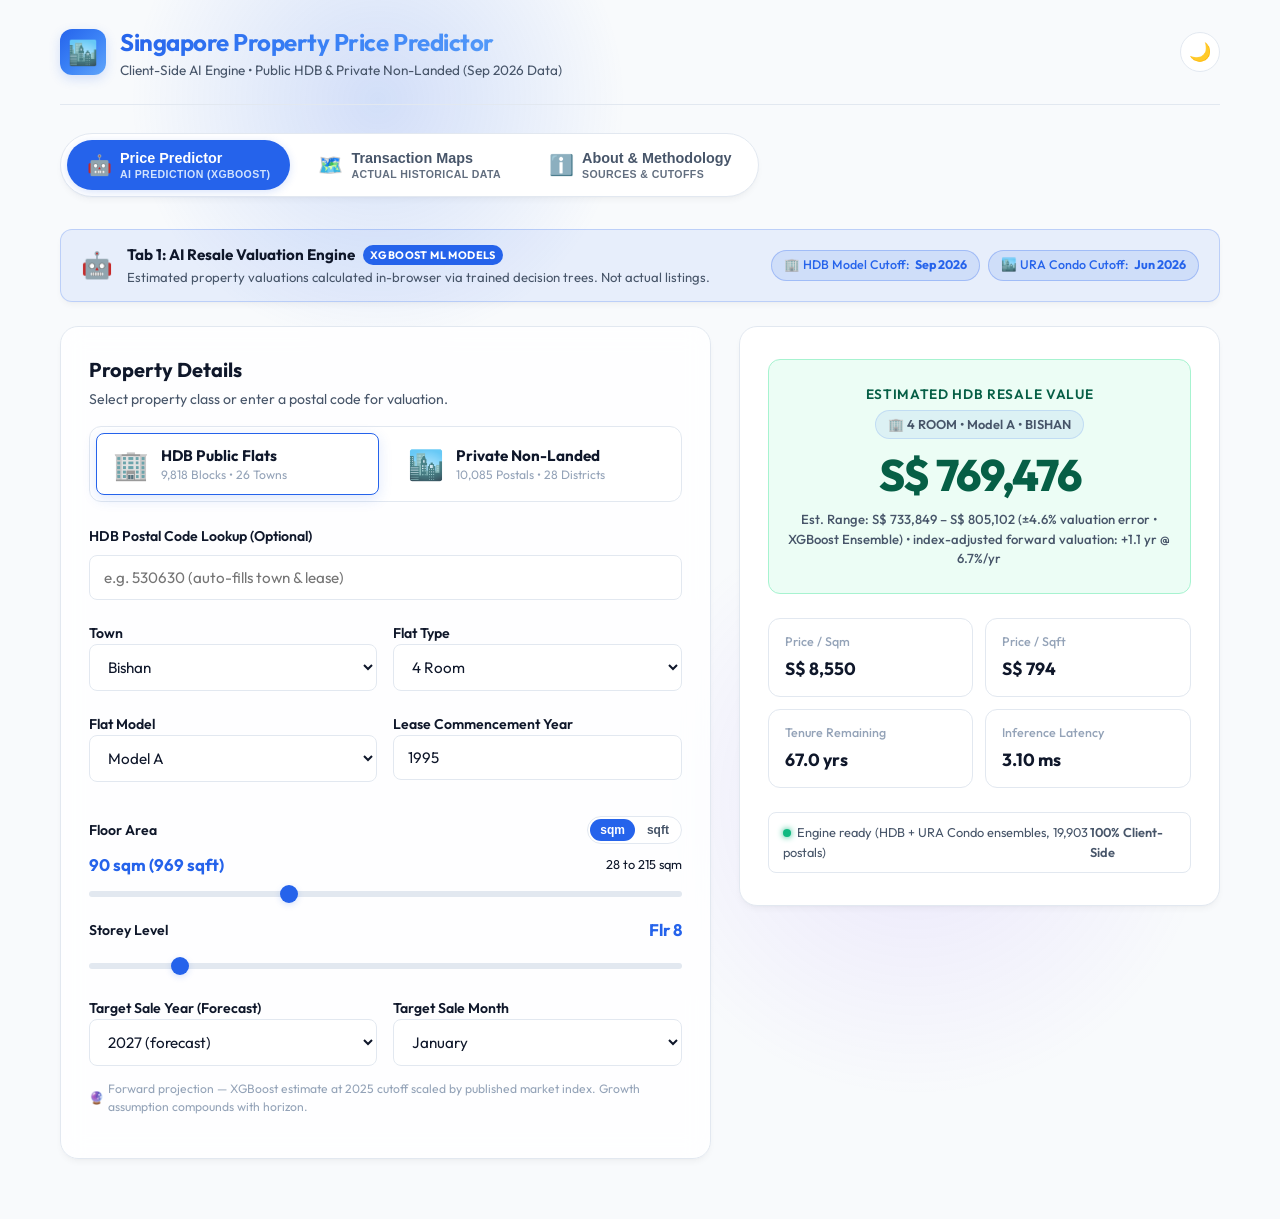
<file: index.html>
<!DOCTYPE html>
<html lang="en" data-theme="light">
<head>
  <meta charset="UTF-8">
  <meta name="viewport" content="width=device-width, initial-scale=1.0">
  <title>Singapore Property Price Predictor | In-Browser AI Engine</title>
  <meta name="description" content="Instant in-browser machine learning predictor for Singapore HDB resale flats and private non-landed homes (condominiums, apartments and executive condominiums). Powered by client-side XGBoost. Zero server cold starts, 100% free and offline-capable.">
  <link rel="preconnect" href="https://fonts.googleapis.com">
  <link rel="preconnect" href="https://fonts.gstatic.com" crossorigin>
  <link href="https://fonts.googleapis.com/css2?family=Outfit:wght@400;500;600;700;800&display=swap" rel="stylesheet">
  <link rel="stylesheet" href="styles.css">
  <link rel="icon" href="data:image/svg+xml,<svg xmlns=%22http://www.w3.org/2000/svg%22 viewBox=%220 0 100 100%22><text y=%22.9em%22 font-size=%2290%22>🏙️</text></svg>">
</head>
<body>
  <div class="ambient-glow-1"></div>
  <div class="ambient-glow-2"></div>

  <div class="app-container">
    <!-- Header -->
    <header class="app-header">
      <div class="brand-container">
        <div class="brand-icon">🏙️</div>
        <div>
          <h1 class="brand-title">Singapore Property Price Predictor</h1>
          <p class="brand-tagline">Client-Side AI Engine • Public HDB & Private Non-Landed (Sep 2026 Data)</p>
        </div>
      </div>
      <div class="header-actions">
        <button id="themeToggleBtn" class="theme-toggle-btn" title="Toggle Theme" aria-label="Toggle Dark/Light Mode">🌙</button>
      </div>
    </header>

    <!-- Segmented Navigation Tabs -->
    <nav class="tabs-nav" role="tablist">
      <button class="tab-btn active" data-tab="tab-predictor" role="tab" aria-selected="true">
        <span style="font-size: 1.25rem;">🤖</span>
        <div class="tab-btn-content">
          <span class="tab-btn-title">Price Predictor</span>
          <span class="tab-btn-tag">AI Prediction (XGBoost)</span>
        </div>
      </button>
      <button class="tab-btn" data-tab="tab-map" role="tab" aria-selected="false">
        <span style="font-size: 1.25rem;">🗺️</span>
        <div class="tab-btn-content">
          <span class="tab-btn-title">Transaction Maps</span>
          <span class="tab-btn-tag">Actual Historical Data</span>
        </div>
      </button>
      <button class="tab-btn" data-tab="tab-about" role="tab" aria-selected="false">
        <span style="font-size: 1.25rem;">ℹ️</span>
        <div class="tab-btn-content">
          <span class="tab-btn-title">About & Methodology</span>
          <span class="tab-btn-tag">Sources & Cutoffs</span>
        </div>
      </button>
    </nav>

    <!-- Tab 1: Price Predictor (AI Model Prediction) -->
    <main id="tab-predictor" class="tab-content active" role="tabpanel">
      <!-- Tab 1 Context Banner: AI Predicted Data -->
      <div class="data-mode-banner banner-predicted">
        <div class="banner-left">
          <span class="banner-icon">🤖</span>
          <div>
            <div class="banner-title">
              <span>Tab 1: AI Resale Valuation Engine</span>
              <span class="pill-predicted-tag">XGBoost ML Models</span>
            </div>
            <div class="banner-sub">
              Estimated property valuations calculated in-browser via trained decision trees. Not actual listings.
            </div>
          </div>
        </div>
        <div class="cutoff-badge-group">
          <div class="cutoff-pill cutoff-pill-blue">
            <span>🏢 HDB Model Cutoff:</span>
            <strong>Sep 2026</strong>
          </div>
          <div class="cutoff-pill cutoff-pill-blue">
            <span>🏙️ URA Condo Cutoff:</span>
            <strong>Jun 2026</strong>
          </div>
        </div>
      </div>

      <div class="predictor-grid">
        <!-- Input Form Card -->
        <section class="card" aria-label="Property Valuation Parameters">
          <div style="display: flex; justify-content: space-between; align-items: flex-start; margin-bottom: 16px;">
            <div>
              <h2 class="card-title" style="margin-bottom: 4px;">Property Details</h2>
              <p class="card-subtitle" style="margin-bottom: 0;">Select property class or enter a postal code for valuation.</p>
            </div>
          </div>

          <!-- Housing Category Switcher -->
          <div class="prop-class-container">
            <div class="property-class-toggle" role="group" aria-label="Select Housing Category">
              <button type="button" class="prop-class-btn active" id="btnClassPublic" data-class="public">
                <span class="prop-class-icon">🏢</span>
                <span class="prop-class-info">
                  <span class="prop-class-title">HDB Public Flats</span>
                  <span class="prop-class-sub">9,818 Blocks • 26 Towns</span>
                </span>
              </button>
              <button type="button" class="prop-class-btn" id="btnClassPrivate" data-class="private">
                <span class="prop-class-icon">🏙️</span>
                <span class="prop-class-info">
                  <span class="prop-class-title">Private Non-Landed</span>
                  <span class="prop-class-sub">10,085 Postals • 28 Districts</span>
                </span>
              </button>
            </div>
          </div>

          <!-- Public HDB Form Section -->
          <div id="section-public" class="property-form-section">
            <!-- Postal Code Quick Lookup -->
            <div class="form-group">
              <div class="form-label-row">
                <label for="postalInput" class="form-label">HDB Postal Code Lookup (Optional)</label>
                <span id="postalBadge" class="form-badge" style="display: none;">✓ Found</span>
              </div>
              <input type="text" id="postalInput" class="form-input" placeholder="e.g. 530630 (auto-fills town & lease)" maxlength="6" inputmode="numeric">
            </div>

            <div class="form-row-2">
              <!-- Town -->
              <div class="form-group">
                <label for="townSelect" class="form-label">Town</label>
                <select id="townSelect" class="form-select">
                  <option value="ANG MO KIO">Ang Mo Kio</option>
                  <option value="BEDOK">Bedok</option>
                  <option value="BISHAN" selected>Bishan</option>
                  <option value="BUKIT BATOK">Bukit Batok</option>
                  <option value="BUKIT MERAH">Bukit Merah</option>
                  <option value="BUKIT PANJANG">Bukit Panjang</option>
                  <option value="BUKIT TIMAH">Bukit Timah</option>
                  <option value="CENTRAL AREA">Central Area</option>
                  <option value="CHOA CHU KANG">Choa Chu Kang</option>
                  <option value="CLEMENTI">Clementi</option>
                  <option value="GEYLANG">Geylang</option>
                  <option value="HOUGANG">Hougang</option>
                  <option value="JURONG EAST">Jurong East</option>
                  <option value="JURONG WEST">Jurong West</option>
                  <option value="KALLANG/WHAMPOA">Kallang/Whampoa</option>
                  <option value="MARINE PARADE">Marine Parade</option>
                  <option value="PASIR RIS">Pasir Ris</option>
                  <option value="PUNGGOL">Punggol</option>
                  <option value="QUEENSTOWN">Queenstown</option>
                  <option value="SEMBAWANG">Sembawang</option>
                  <option value="SENGKANG">Sengkang</option>
                  <option value="SERANGOON">Serangoon</option>
                  <option value="TAMPINES">Tampines</option>
                  <option value="TOA PAYOH">Toa Payoh</option>
                  <option value="WOODLANDS">Woodlands</option>
                  <option value="YISHUN">Yishun</option>
                </select>
              </div>

              <!-- Flat Type -->
              <div class="form-group">
                <label for="flatTypeSelect" class="form-label">Flat Type</label>
                <select id="flatTypeSelect" class="form-select">
                  <option value="1 ROOM">1 Room</option>
                  <option value="2 ROOM">2 Room</option>
                  <option value="3 ROOM">3 Room</option>
                  <option value="4 ROOM" selected>4 Room</option>
                  <option value="5 ROOM">5 Room</option>
                  <option value="EXECUTIVE">Executive</option>
                  <option value="MULTI-GENERATION">Multi-Generation</option>
                </select>
              </div>
            </div>

            <div class="form-row-2">
              <!-- Flat Model -->
              <div class="form-group">
                <label for="flatModelSelect" class="form-label">Flat Model</label>
                <select id="flatModelSelect" class="form-select">
                  <option value="Model A" selected>Model A</option>
                  <option value="Model A2">Model A2</option>
                  <option value="Model A-Maisonette">Model A-Maisonette</option>
                  <option value="Improved">Improved</option>
                  <option value="Improved-Maisonette">Improved-Maisonette</option>
                  <option value="New Generation">New Generation</option>
                  <option value="Simplified">Simplified</option>
                  <option value="Standard">Standard</option>
                  <option value="Apartment">Apartment</option>
                  <option value="Premium Apartment">Premium Apartment</option>
                  <option value="Premium Apartment Loft">Premium Apartment Loft</option>
                  <option value="Premium Maisonette">Premium Maisonette</option>
                  <option value="DBSS">DBSS</option>
                  <option value="Maisonette">Maisonette</option>
                  <option value="Adjoined flat">Adjoined flat</option>
                  <option value="Terrace">Terrace</option>
                  <option value="2-room">2-room</option>
                  <option value="3Gen">3Gen</option>
                  <option value="Multi Generation">Multi Generation</option>
                  <option value="Type S1">Type S1</option>
                  <option value="Type S2">Type S2</option>
                </select>
              </div>

              <!-- Lease Commencement Year -->
              <div class="form-group">
                <label for="leaseYearInput" class="form-label">Lease Commencement Year</label>
                <input type="number" id="leaseYearInput" class="form-input" value="1995" min="1960" max="2026">
              </div>
            </div>
          </div>

          <!-- Private Housing Form Section -->
          <div id="section-private" class="property-form-section" style="display: none;">
            <!-- Private Non-Landed Postal Quick Lookup -->
            <div class="form-group">
              <div class="form-label-row">
                <label for="condoPostalInput" class="form-label">Postal Code Lookup</label>
                <span id="condoPostalBadge" class="form-badge" style="display: none;">✓ Found</span>
              </div>
              <input type="text" id="condoPostalInput" class="form-input" placeholder="e.g. 538804 (The Florida), 018987 (The Sail)" maxlength="6" inputmode="numeric">
            </div>

            <div class="form-row-2">
              <!-- Project Name -->
              <div class="form-group">
                <label for="condoProjectInput" class="form-label">Project Name</label>
                <input type="text" id="condoProjectInput" class="form-input" placeholder="e.g. The Florida, D'Leedon" value="THE FLORIDA" list="condoProjectList" autocomplete="off">
                <datalist id="condoProjectList"></datalist>
                <span id="condoProjectBadge" class="form-hint" style="display: none;"></span>
              </div>

              <!-- Property Type -->
              <div class="form-group">
                <label for="condoTypeSelect" class="form-label">Property Type</label>
                <select id="condoTypeSelect" class="form-select">
                  <option value="CONDOMINIUM" selected>Condominium</option>
                  <option value="EXECUTIVE CONDOMINIUM">Executive Condominium (EC)</option>
                  <option value="APARTMENT">Apartment</option>
                </select>
              </div>
            </div>

            <div class="form-row-2">
              <!-- Postal District -->
              <div class="form-group">
                <div class="form-label-row">
                  <label for="condoDistrictSelect" class="form-label">Postal District</label>
                  <span id="condoSegmentBadge" class="segment-badge segment-ocr">OCR</span>
                </div>
                <select id="condoDistrictSelect" class="form-select">
                  <option value="01">D01 - Raffles Place, Marina Bay, Cecil</option>
                  <option value="02">D02 - Tanjong Pagar, Anson, Chinatown</option>
                  <option value="03">D03 - Queenstown, Tiong Bahru, Alexandra</option>
                  <option value="04">D04 - Telok Blangah, Harbourfront, Sentosa</option>
                  <option value="05">D05 - Pasir Panjang, Clementi, West Coast</option>
                  <option value="06">D06 - City Hall, High Street, Beach Road</option>
                  <option value="07">D07 - Bugis, Middle Road, Golden Mile</option>
                  <option value="08">D08 - Farrer Park, Little India, Serangoon Rd</option>
                  <option value="09">D09 - Orchard, River Valley, Cairnhill</option>
                  <option value="10">D10 - Tanglin, Holland Road, Bukit Timah</option>
                  <option value="11">D11 - Newton, Novena, Thomson, Watten</option>
                  <option value="12">D12 - Toa Payoh, Balestier, Serangoon</option>
                  <option value="13">D13 - Macpherson, Braddell, Potong Pasir</option>
                  <option value="14">D14 - Geylang, Paya Lebar, Eunos</option>
                  <option value="15">D15 - East Coast, Marine Parade, Katong</option>
                  <option value="16">D16 - Bedok, Upper East Coast, Siglap</option>
                  <option value="17">D17 - Changi, Loyang</option>
                  <option value="18">D18 - Tampines, Pasir Ris</option>
                  <option value="19" selected>D19 - Hougang, Punggol, Sengkang, Serangoon Garden</option>
                  <option value="20">D20 - Bishan, Ang Mo Kio, Thomson</option>
                  <option value="21">D21 - Upper Bukit Timah, Clementi Park, Ulu Pandan</option>
                  <option value="22">D22 - Jurong, Boon Lay, Tuas</option>
                  <option value="23">D23 - Hillview, Dairy Farm, Bukit Panjang, Choa Chu Kang</option>
                  <option value="24">D24 - Lim Chu Kang, Tengah</option>
                  <option value="25">D25 - Woodlands, Admiralty, Kranji</option>
                  <option value="26">D26 - Mandai, Upper Thomson, Springleaf</option>
                  <option value="27">D27 - Yishun, Sembawang</option>
                  <option value="28">D28 - Seletar, Yio Chu Kang</option>
                </select>
              </div>

              <!-- Tenure -->
              <div class="form-group">
                <label for="condoTenureSelect" class="form-label">Tenure</label>
                <select id="condoTenureSelect" class="form-select">
                  <option value="99" selected>99-Year Leasehold</option>
                  <option value="FREEHOLD">Freehold</option>
                  <option value="999">999-Year Leasehold</option>
                </select>
              </div>
            </div>

            <!-- Condo Lease Year -->
            <div class="form-group" id="condoLeaseGroup">
              <label for="condoLeaseYearInput" class="form-label">Lease Commencement Year</label>
              <input type="number" id="condoLeaseYearInput" class="form-input" value="2000" min="1960" max="2026">
            </div>
          </div>

          <!-- Common Sliders: Floor Area & Storey -->
          <!-- Floor Area Slider -->
          <div class="form-group" style="margin-top: 14px;">
            <div class="form-label-row">
              <label for="floorAreaSlider" class="form-label">Floor Area</label>
              <div class="unit-toggle-pills">
                <button type="button" id="sqmBtn" class="unit-pill active">sqm</button>
                <button type="button" id="sqftBtn" class="unit-pill">sqft</button>
              </div>
            </div>
            <div class="slider-container">
              <div class="form-label-row">
                <span id="floorAreaVal" class="slider-val-display">90 sqm (969 sqft)</span>
                <span id="floorAreaBounds" class="text-muted" style="font-size: 0.8rem;">28 to 215 sqm</span>
              </div>
              <input type="range" id="floorAreaSlider" min="28" max="215" step="1" value="90">
            </div>
          </div>

          <!-- Storey Range Slider -->
          <div class="form-group">
            <div class="form-label-row">
              <label for="storeySlider" class="form-label">Storey Level</label>
              <span id="storeyVal" class="slider-val-display">Flr 8</span>
            </div>
            <input type="range" id="storeySlider" min="1" max="50" step="1" value="8">
          </div>

          <!-- Expected Future Sale Date -->
          <div class="form-row-2">
            <div class="form-group">
              <label for="saleYearSelect" class="form-label" id="saleYearLabel">Target Sale Year</label>
              <select id="saleYearSelect" class="form-select"></select>
            </div>
            <div class="form-group">
              <label for="saleMonthSelect" class="form-label" id="saleMonthLabel">Target Sale Month</label>
              <select id="saleMonthSelect" class="form-select"></select>
            </div>
          </div>
          <div style="margin-top: -6px; margin-bottom: 14px;" id="saleDateHint">
            <small style="font-size: 0.76rem; color: #94a3b8; display: flex; align-items: center; gap: 4px;">
              <span id="saleDateHintIcon">🔮</span> <span id="saleDateHintText">Projecting future valuation post historical transaction cutoff (Sep 2026)</span>
            </small>
          </div>
        </section>

        <!-- Live Prediction Display Card -->
        <aside class="prediction-display-card" aria-label="Valuation Summary">
          <div class="price-hero-section">
            <div id="priceHeroLabel" class="price-label">Estimated HDB Resale Value</div>
            <div id="propertySummaryBadge" class="prop-summary-badge">🏢 4 Room • Model A • Bishan</div>
            <div id="priceDisplay" class="price-number">S$ 737,000</div>
            <div id="priceRangeDisplay" class="price-range-badge">Calculating estimate…</div>
          </div>

          <div class="metrics-mini-grid">
            <div class="metric-box">
              <div class="metric-box-title">Price / Sqm</div>
              <div id="metricPsm" class="metric-box-value">S$ 8,189</div>
            </div>
            <div class="metric-box">
              <div class="metric-box-title">Price / Sqft</div>
              <div id="metricPsf" class="metric-box-value">S$ 761</div>
            </div>
            <div class="metric-box">
              <div class="metric-box-title">Tenure Remaining</div>
              <div id="metricLeaseRem" class="metric-box-value">68.0 yrs</div>
            </div>
            <div class="metric-box">
              <div class="metric-box-title">Inference Latency</div>
              <div id="metricLatency" class="metric-box-value">&lt; 1 ms</div>
            </div>
          </div>

          <div class="engine-status-bar">
            <div id="engineStatus"><span class="status-dot"></span>Client-Side Engine Active</div>
            <span style="font-weight: 600;">100% Client-Side</span>
          </div>
        </aside>
      </div>
    </main>

    <!-- Tab 2: Interactive Transaction Map (Actual Historical Data) -->
    <section id="tab-map" class="tab-content" role="tabpanel" aria-label="Transaction Map">
      <!-- Tab 2 Context Banner: Actual Registered Data -->
      <div class="data-mode-banner banner-actual">
        <div class="banner-left">
          <span class="banner-icon">📋</span>
          <div>
            <div class="banner-title">
              <span>Tab 2: Historical Caveats & Registered Transactions</span>
              <span class="pill-actual-tag">Actual Recorded Data</span>
            </div>
            <div class="banner-sub">
              100% recorded transactions from official HDB registrations & URA caveats. Click any marker for up to 50 past caveats.
            </div>
          </div>
        </div>
        <div class="cutoff-badge-group">
          <div class="cutoff-pill cutoff-pill-green">
            <span>🏢 HDB Caveats:</span>
            <strong>Jan 2017 – Sep 2026</strong>
          </div>
          <div class="cutoff-pill cutoff-pill-green">
            <span>🏙️ URA Caveats:</span>
            <strong>Jun 2021 – Jun 2026</strong>
          </div>
        </div>
      </div>

      <div class="card" style="padding: 20px; margin-bottom: 20px;">
        <div class="map-controls-row">
          <div>
            <h2 class="card-title" id="mapTitle" style="margin-bottom: 4px;">🗺️ Resale Transaction Maps</h2>
            <p class="card-subtitle" id="mapSubtitle" style="margin-bottom: 0;">Click on any marker across Singapore to inspect actual registered historical transactions and caveats.</p>
          </div>
          <div style="display: flex; align-items: center; gap: 12px; flex-wrap: wrap;">
            <!-- Map Category Switcher -->
            <div class="map-class-toggle" role="group" aria-label="Select Housing Map Category">
              <button type="button" class="map-toggle-btn active" id="btnMapPublic" data-map="public">
                <span>🏢</span>
                <span>HDB Public Flats</span>
              </button>
              <button type="button" class="map-toggle-btn" id="btnMapPrivate" data-map="private">
                <span>🏙️</span>
                <span>Private Condos</span>
              </button>
            </div>
            <a id="openMapNewTabBtn" href="pipeline_public/hdb_resale_price_map_clickable.html" target="_blank" rel="noopener noreferrer" class="project-link-card" style="padding: 8px 14px; font-size: 0.85rem;">
              Open Map in New Tab ↗
            </a>
          </div>
        </div>
      </div>

      <!-- Public HDB Map Frame -->
      <div id="map-frame-public-wrapper" class="map-frame-wrapper">
        <iframe id="mapFramePublic" src="pipeline_public/hdb_resale_price_map_clickable.html" class="map-frame" title="Interactive Singapore HDB Resale Map" allow="geolocation" loading="lazy"></iframe>
      </div>

      <!-- Private Non-Landed Map Frame -->
      <div id="map-frame-private-wrapper" class="map-frame-wrapper" style="display: none;">
        <iframe id="mapFramePrivate" src="pipeline_private/condo_resale_price_map_clickable.html" class="map-frame" title="Interactive Singapore Private Condominium Resale Map" allow="geolocation" loading="lazy"></iframe>
      </div>
    </section>

    <!-- Tab 3: About & Architecture -->
    <section id="tab-about" class="tab-content" role="tabpanel" aria-label="About the Project">
      <!-- Data Cutoff Dates Summary Card -->
      <div class="card" style="margin-bottom: 28px;">
        <h2 class="card-title">📅 Data Cutoff Dates & System Architecture</h2>
        <p style="color: var(--text-secondary); margin-bottom: 16px;">
          This application clearly separates <strong>AI model predictions (XGBoost)</strong> from <strong>actual recorded transactions</strong>. Below are the primary sources and dataset cutoff dates:
        </p>
        <div style="overflow-x: auto;">
          <table class="cutoff-summary-table">
            <thead>
              <tr>
                <th>View / Tab</th>
                <th>Data Nature</th>
                <th>Housing Class</th>
                <th>Source Agency</th>
                <th>Records</th>
                <th>Historical Coverage</th>
                <th>Latest Trained Cutoff</th>
              </tr>
            </thead>
            <tbody>
              <tr>
                <td><strong>Tab 1: Price Predictor</strong></td>
                <td><span class="pill-predicted-tag">AI Prediction</span></td>
                <td>HDB Public Flats</td>
                <td>Housing & Development Board</td>
                <td>239,977</td>
                <td>Jan 2017 – Sep 2026</td>
                <td><strong style="color: var(--brand-primary);">September 2026</strong></td>
              </tr>
              <tr>
                <td><strong>Tab 1: Price Predictor</strong></td>
                <td><span class="pill-predicted-tag">AI Prediction</span></td>
                <td>Private Condos / ECs</td>
                <td>Urban Redevelopment Authority</td>
                <td>71,538</td>
                <td>Jun 2021 – Jun 2026</td>
                <td><strong style="color: var(--brand-primary);">June 2026</strong></td>
              </tr>
              <tr>
                <td><strong>Tab 2: Transaction Maps</strong></td>
                <td><span class="pill-actual-tag">Actual Data</span></td>
                <td>HDB Block Popups</td>
                <td>Data.gov.sg (HDB)</td>
                <td>9,818 Blocks</td>
                <td>Jan 2017 – Sep 2026</td>
                <td><strong style="color: var(--accent-success);">September 2026</strong></td>
              </tr>
              <tr>
                <td><strong>Tab 2: Transaction Maps</strong></td>
                <td><span class="pill-actual-tag">Actual Data</span></td>
                <td>Condo Popups (URA Caveats)</td>
                <td>URA Data Service / Ryeo</td>
                <td>83,848 Caveats</td>
                <td>Jun 2021 – Jun 2026</td>
                <td><strong style="color: var(--accent-success);">June 2026</strong></td>
              </tr>
            </tbody>
          </table>
        </div>
      </div>

      <div class="card" style="margin-bottom: 28px;">
        <h2 class="card-title">🤖 Machine Learning Models & Independent Benchmarks</h2>
        <p style="color: var(--text-secondary); margin-bottom: 20px;">
          To ensure reliable, transparent valuations, this application maintains <strong>two distinct, independently trained XGBoost models</strong> rather than blending them together. Each is trained exclusively on its official agency dataset and validated on <strong>future sales it never saw</strong> &mdash; a chronological holdout, not a random split.
        </p>
        <p style="color: var(--text-secondary); margin-bottom: 20px;">
          The app produces two kinds of estimate. A <strong>comparable valuation</strong> prices a property at the current market level, and the accuracy figures below measure exactly that. An <strong>index-adjusted forward valuation</strong> takes that result and scales it by an official published price index to reach a future date &mdash; the XGBoost model itself never forecasts, since decision trees cannot extrapolate beyond the years they were trained on. Projected estimates are labelled with the growth rate and horizon they assume.
        </p>

        <!-- Model 1: HDB Public Flats -->
        <div style="background: rgba(37, 99, 235, 0.04); border: 1px solid rgba(37, 99, 235, 0.2); border-radius: var(--radius-md); padding: 20px; margin-bottom: 20px;">
          <div style="display: flex; justify-content: space-between; align-items: center; margin-bottom: 14px; flex-wrap: wrap; gap: 8px;">
            <div style="display: flex; align-items: center; gap: 10px;">
              <span style="font-size: 1.4rem;">🏢</span>
              <div>
                <h3 style="font-size: 1.05rem; font-weight: 700; color: var(--text-primary); margin-bottom: 2px;">Public Housing (HDB Flat Resale Model)</h3>
                <span style="font-size: 0.78rem; color: var(--text-secondary);">Source: Housing & Development Board (Data.gov.sg) • <span data-metric="hdb.records">239,977</span> Transactions</span>
              </div>
            </div>
            <div class="cutoff-pill cutoff-pill-blue">
              <span>Latest Cutoff:</span>
              <strong>September 2026</strong>
            </div>
          </div>
          <div class="about-grid" style="grid-template-columns: repeat(auto-fit, minmax(200px, 1fr)); gap: 14px;">
            <div class="about-metric-card">
              <div class="about-metric-num" style="color: var(--brand-primary);" data-metric="hdb.r2">--</div>
              <strong data-metric="hdb.r2_label">R² Score</strong>
              <p style="font-size: 0.82rem; color: var(--text-muted);"><span data-metric="hdb.r2_note">Share of HDB price variance explained across all 26 towns.</span></p>
            </div>
            <div class="about-metric-card">
              <div class="about-metric-num" style="color: var(--brand-primary);" data-metric="hdb.mae">--</div>
              <strong>Mean Absolute Error (MAE)</strong>
              <p style="font-size: 0.82rem; color: var(--text-muted);"><span data-metric="hdb.mae_note">Measured on a held-out future year.</span></p>
            </div>
            <div class="about-metric-card">
              <div class="about-metric-num" style="color: var(--brand-primary);" data-metric="hdb.trees">--</div>
              <strong>Model Complexity</strong>
              <p style="font-size: 0.82rem; color: var(--text-muted);"><span data-metric="hdb.features_note">Spatial, flat &amp; transport features; max tree depth 8.</span></p>
            </div>
            <div class="about-metric-card">
              <div class="about-metric-num" style="color: var(--brand-primary);">9,818 Blocks</div>
              <strong>Postal Catalog</strong>
              <p style="font-size: 0.82rem; color: var(--text-muted);">Instant lookup of town, lease commence date & coordinates.</p>
            </div>
            <div class="about-metric-card">
              <div class="about-metric-num" style="color: var(--brand-primary);" data-metric="hdb.growth">--</div>
              <strong>Forecast Growth Rate</strong>
              <p style="font-size: 0.82rem; color: var(--text-muted);"><span data-metric="hdb.growth_note">Applied to project prices beyond the training data.</span></p>
            </div>
          </div>
        </div>

        <!-- Model 2: Private Non-Landed -->
        <div style="background: rgba(16, 185, 129, 0.04); border: 1px solid rgba(16, 185, 129, 0.2); border-radius: var(--radius-md); padding: 20px; margin-bottom: 20px;">
          <div style="display: flex; justify-content: space-between; align-items: center; margin-bottom: 14px; flex-wrap: wrap; gap: 8px;">
            <div style="display: flex; align-items: center; gap: 10px;">
              <span style="font-size: 1.4rem;">🏙️</span>
              <div>
                <h3 style="font-size: 1.05rem; font-weight: 700; color: var(--text-primary); margin-bottom: 2px;">Private Non-Landed Model</h3>
                <span style="font-size: 0.78rem; color: var(--text-secondary);">Source: Urban Redevelopment Authority (URA Caveats) • <span data-metric="condo.records">71,538</span> Non-Landed Resale Records</span>
              </div>
            </div>
            <div class="cutoff-pill cutoff-pill-green">
              <span>Latest Cutoff:</span>
              <strong>June 2026</strong>
            </div>
          </div>
          <div class="about-grid" style="grid-template-columns: repeat(auto-fit, minmax(200px, 1fr)); gap: 14px;">
            <div class="about-metric-card">
              <div class="about-metric-num" style="color: var(--accent-success);" data-metric="condo.r2">--</div>
              <strong data-metric="condo.r2_label">R² Score</strong>
              <p style="font-size: 0.82rem; color: var(--text-muted);"><span data-metric="condo.r2_note">Share of private resale variance explained across districts.</span></p>
            </div>
            <div class="about-metric-card">
              <div class="about-metric-num" style="color: var(--accent-success);" data-metric="condo.mae">--</div>
              <strong>Mean Absolute Error (MAE)</strong>
              <p style="font-size: 0.82rem; color: var(--text-muted);"><span data-metric="condo.mae_note">Measured on a held-out future year.</span></p>
            </div>
            <div class="about-metric-card">
              <div class="about-metric-num" style="color: var(--accent-success);" data-metric="condo.trees">--</div>
              <strong>Model Complexity</strong>
              <p style="font-size: 0.82rem; color: var(--text-muted);"><span data-metric="condo.features_note">Engineered features (project, tenure, lease, storey, segment).</span></p>
            </div>
            <div class="about-metric-card">
              <div class="about-metric-num" style="color: var(--accent-success);">10,085 Postals</div>
              <strong>Postal Catalog</strong>
              <p style="font-size: 0.82rem; color: var(--text-muted);">2,431 non-landed developments mapped: condominiums, apartments and ECs. Landed property is not covered.</p>
            </div>
            <div class="about-metric-card">
              <div class="about-metric-num" style="color: var(--accent-success);" data-metric="condo.growth">--</div>
              <strong>Forecast Growth Rate</strong>
              <p style="font-size: 0.82rem; color: var(--text-muted);"><span data-metric="condo.growth_note">Applied to project prices beyond the training data.</span></p>
            </div>
          </div>
        </div>

        <!-- Shared In-Browser Inference Engine -->
        <div style="background: var(--bg-surface-elevated); border: 1px solid var(--border-color); border-radius: var(--radius-md); padding: 18px;">
          <div style="display: flex; align-items: center; gap: 10px; margin-bottom: 12px;">
            <span style="font-size: 1.3rem;">⚡</span>
            <div>
              <h3 style="font-size: 0.98rem; font-weight: 700; color: var(--text-primary); margin-bottom: 2px;">Shared Client-Side In-Browser Execution Engine</h3>
              <span style="font-size: 0.78rem; color: var(--text-secondary);">Pure JavaScript decision-tree traversal • 0 server cold starts • 100% private</span>
            </div>
          </div>
          <div style="display: grid; grid-template-columns: repeat(auto-fit, minmax(180px, 1fr)); gap: 12px;">
            <div style="padding: 10px 14px; background: rgba(255,255,255,0.03); border: 1px solid var(--border-color); border-radius: var(--radius-sm);">
              <div style="font-size: 1.3rem; font-weight: 800; color: var(--text-primary);">&lt; 1 ms</div>
              <div style="font-size: 0.76rem; color: var(--text-muted); font-weight: 600;">Inference Latency</div>
            </div>
            <div style="padding: 10px 14px; background: rgba(255,255,255,0.03); border: 1px solid var(--border-color); border-radius: var(--radius-sm);">
              <div style="font-size: 1.3rem; font-weight: 800; color: var(--text-primary);">19,903</div>
              <div style="font-size: 0.76rem; color: var(--text-muted); font-weight: 600;">Total Mapped Postal Codes</div>
            </div>
            <div style="padding: 10px 14px; background: rgba(255,255,255,0.03); border: 1px solid var(--border-color); border-radius: var(--radius-sm);">
              <div style="font-size: 1.3rem; font-weight: 800; color: var(--text-primary);">0 API Calls</div>
              <div style="font-size: 0.76rem; color: var(--text-muted); font-weight: 600;">Offline Capable Execution</div>
            </div>
            <div style="padding: 10px 14px; background: rgba(255,255,255,0.03); border: 1px solid var(--border-color); border-radius: var(--radius-sm);">
              <div style="font-size: 1.3rem; font-weight: 800; color: var(--text-primary);" data-metric="bands">--</div>
              <div style="font-size: 0.76rem; color: var(--text-muted); font-weight: 600;">Indicative Valuation Range</div>
            </div>
          </div>
        </div>
      </div>

      <div class="card" style="margin-bottom: 28px;">
        <h2 class="card-title">📚 Official Data Sources & Attribution</h2>
        <p style="color: var(--text-secondary); margin-bottom: 16px;">
          This application operates on official Singapore public housing records and real estate caveat registrations:
        </p>
        <div style="display: grid; grid-template-columns: repeat(auto-fit, minmax(280px, 1fr)); gap: 16px;">
          <div style="background: rgba(255,255,255,0.03); border: 1px solid var(--card-border); border-radius: 12px; padding: 16px;">
            <h3 style="font-size: 0.95rem; font-weight: 700; color: var(--accent); margin-bottom: 6px;">🏢 HDB Resale Flat Prices</h3>
            <p style="font-size: 0.84rem; color: var(--text-secondary); margin-bottom: 8px; line-height: 1.45;">
              Historical resale transactions from January 2017 onwards, published by the <strong>Housing & Development Board (HDB)</strong> via Data.gov.sg under the <a href="https://data.gov.sg/open-data-licence" target="_blank" rel="noopener noreferrer" style="color: var(--accent);">Singapore Open Data Licence</a>.
            </p>
            <div style="font-size: 0.78rem; color: var(--text-muted);">239,977 records • 9,818 HDB postal codes mapped</div>
          </div>
          <div style="background: rgba(255,255,255,0.03); border: 1px solid var(--card-border); border-radius: 12px; padding: 16px;">
            <h3 style="font-size: 0.95rem; font-weight: 700; color: var(--accent); margin-bottom: 6px;">🏙️ URA Private Resale Caveats</h3>
            <p style="font-size: 0.84rem; color: var(--text-secondary); margin-bottom: 8px; line-height: 1.45;">
              Private residential caveats sourced from the <strong>Urban Redevelopment Authority (URA) Real Estate Data Service</strong>, via the <a href="https://www.kaggle.com/datasets/y2h1987/singapore-property-transactions-hdb-private/data" target="_blank" rel="noopener noreferrer" style="color: var(--accent);">Singapore Property Transactions Dataset</a> by Ryeo (<a href="https://creativecommons.org/licenses/by/4.0/" target="_blank" rel="noopener noreferrer" style="color: var(--accent);">CC BY 4.0</a>).
            </p>
            <div style="font-size: 0.78rem; color: var(--text-muted);">83,848 resale caveats • 2,430 condo developments</div>
          </div>
        </div>
      </div>

      <div class="card">
        <h2 class="card-title">PropTech AI Ecosystem</h2>
        <p style="color: var(--text-secondary);">Explore the other open-source projects in this Singapore housing intelligence suite:</p>
        <div class="project-links-list">
          <a href="https://github.com/seehiong/autonomous-hdb-deepagents" target="_blank" rel="noopener noreferrer" class="project-link-card">
            <div>
              <div class="project-link-name">Autonomous HDB DeepAgents ↗</div>
              <div class="project-link-desc">Multi-agent geospatial + resale price intelligence system powered by DeepAgents and LangGraph.</div>
            </div>
            <span>★ GitHub</span>
          </a>
          <a href="https://github.com/seehiong/smartflat-ai" target="_blank" rel="noopener noreferrer" class="project-link-card">
            <div>
              <div class="project-link-name">SmartFlat AI ↗</div>
              <div class="project-link-desc">Multi-agent property advisor leveraging AWS Bedrock AgentCore and PostgreSQL routing.</div>
            </div>
            <span>★ GitHub</span>
          </a>
          <a href="https://github.com/seehiong/hdb-price-predictor" target="_blank" rel="noopener noreferrer" class="project-link-card">
            <div>
              <div class="project-link-name">HDB Price Predictor Repository ↗</div>
              <div class="project-link-desc">Open-source codebase for this static web application and automated Python ETL pipeline.</div>
            </div>
            <span>★ GitHub</span>
          </a>
        </div>
      </div>
    </section>
  </div>

  <script src="app.js"></script>
</body>
</html>
</file>
<file: styles.css>
/* ==========================================================================
   HDB Resale Price Predictor - Design System & Modern Stylesheet
   ========================================================================== */

:root {
  /* Color Palette - Light Mode */
  --bg-primary: #f8fafc;
  --bg-surface: #ffffff;
  --bg-surface-elevated: #ffffff;
  --bg-glass: rgba(255, 255, 255, 0.82);
  --border-color: #e2e8f0;
  --border-hover: #cbd5e1;
  
  --text-primary: #0f172a;
  --text-secondary: #475569;
  --text-muted: #94a3b8;
  
  --brand-primary: #2563eb;
  --brand-primary-hover: #1d4ed8;
  --brand-gradient: linear-gradient(135deg, #2563eb 0%, #3b82f6 50%, #60a5fa 100%);
  --brand-glow: rgba(37, 99, 235, 0.18);

  --accent-success: #10b981;
  --accent-success-bg: #ecfdf5;
  --accent-success-border: #a7f3d0;
  --accent-success-text: #065f46;

  --accent-purple: #8b5cf6;
  --accent-amber: #f59e0b;

  --card-shadow: 0 4px 6px -1px rgba(0, 0, 0, 0.04), 0 2px 4px -2px rgba(0, 0, 0, 0.04);
  --card-shadow-hover: 0 12px 24px -4px rgba(0, 0, 0, 0.08), 0 4px 8px -2px rgba(0, 0, 0, 0.04);
  
  --radius-sm: 8px;
  --radius-md: 12px;
  --radius-lg: 18px;
  --radius-full: 9999px;
  
  --transition-fast: 0.15s ease;
  --transition-normal: 0.25s ease;
}

[data-theme="dark"] {
  /* Color Palette - Dark Mode */
  --bg-primary: #090d16;
  --bg-surface: #111827;
  --bg-surface-elevated: #1a2234;
  --bg-glass: rgba(17, 24, 39, 0.85);
  --border-color: #1f293d;
  --border-hover: #334155;
  
  --text-primary: #f8fafc;
  --text-secondary: #cbd5e1;
  --text-muted: #64748b;
  
  --brand-primary: #3b82f6;
  --brand-primary-hover: #60a5fa;
  --brand-gradient: linear-gradient(135deg, #3b82f6 0%, #60a5fa 50%, #93c5fd 100%);
  --brand-glow: rgba(59, 130, 246, 0.25);

  --accent-success: #34d399;
  --accent-success-bg: rgba(16, 185, 129, 0.12);
  --accent-success-border: rgba(16, 185, 129, 0.3);
  --accent-success-text: #6ee7b7;

  --card-shadow: 0 4px 10px rgba(0, 0, 0, 0.35);
  --card-shadow-hover: 0 12px 28px rgba(0, 0, 0, 0.5);
}

/* Base Reset */
*, *::before, *::after {
  box-sizing: border-box;
  margin: 0;
  padding: 0;
}

body {
  font-family: 'Outfit', -apple-system, BlinkMacSystemFont, "Segoe UI", Roboto, sans-serif;
  background-color: var(--bg-primary);
  color: var(--text-primary);
  line-height: 1.5;
  min-height: 100vh;
  transition: background-color var(--transition-normal), color var(--transition-normal);
  -webkit-font-smoothing: antialiased;
}

/* Background Ambient Glows */
.ambient-glow-1 {
  position: fixed;
  top: -150px;
  left: 10%;
  width: 500px;
  height: 500px;
  background: radial-gradient(circle, var(--brand-glow) 0%, rgba(37, 99, 235, 0) 70%);
  pointer-events: none;
  z-index: 0;
}

.ambient-glow-2 {
  position: fixed;
  bottom: -200px;
  right: 5%;
  width: 600px;
  height: 600px;
  background: radial-gradient(circle, rgba(139, 92, 246, 0.12) 0%, rgba(139, 92, 246, 0) 70%);
  pointer-events: none;
  z-index: 0;
}

/* Container */
.app-container {
  position: relative;
  max-width: 1200px;
  margin: 0 auto;
  padding: 24px 20px 60px;
  z-index: 1;
}

/* Header */
.app-header {
  display: flex;
  justify-content: space-between;
  align-items: center;
  padding-bottom: 24px;
  border-bottom: 1px solid var(--border-color);
  margin-bottom: 28px;
}

.brand-container {
  display: flex;
  align-items: center;
  gap: 14px;
}

.brand-icon {
  display: flex;
  align-items: center;
  justify-content: center;
  width: 46px;
  height: 46px;
  border-radius: var(--radius-md);
  background: var(--brand-gradient);
  color: #ffffff;
  font-size: 24px;
  box-shadow: 0 4px 12px var(--brand-glow);
}

.brand-title {
  font-size: 1.5rem;
  font-weight: 700;
  letter-spacing: -0.02em;
  background: var(--brand-gradient);
  -webkit-background-clip: text;
  -webkit-text-fill-color: transparent;
}

.brand-tagline {
  font-size: 0.85rem;
  color: var(--text-secondary);
}

.header-actions {
  display: flex;
  align-items: center;
  gap: 12px;
}

/* Theme Toggle Button */
.theme-toggle-btn {
  background: var(--bg-surface);
  border: 1px solid var(--border-color);
  color: var(--text-primary);
  width: 40px;
  height: 40px;
  border-radius: var(--radius-full);
  display: flex;
  align-items: center;
  justify-content: center;
  cursor: pointer;
  font-size: 18px;
  transition: all var(--transition-fast);
}

.theme-toggle-btn:hover {
  border-color: var(--border-hover);
  transform: scale(1.05);
}

/* Navigation Tabs */
.tabs-nav {
  display: flex;
  gap: 8px;
  background: var(--bg-surface);
  padding: 6px;
  border-radius: var(--radius-full);
  border: 1px solid var(--border-color);
  width: fit-content;
  margin-bottom: 32px;
  box-shadow: var(--card-shadow);
}

.tab-btn {
  display: flex;
  align-items: center;
  gap: 8px;
  padding: 10px 20px;
  border-radius: var(--radius-full);
  border: none;
  background: transparent;
  color: var(--text-secondary);
  font-size: 0.92rem;
  font-weight: 500;
  cursor: pointer;
  transition: all var(--transition-fast);
}

.tab-btn:hover {
  color: var(--text-primary);
}

.tab-btn.active {
  background: var(--brand-primary);
  color: #ffffff;
  box-shadow: 0 2px 8px var(--brand-glow);
}

/* Tab Views */
.tab-content {
  display: none;
  animation: fadeIn 0.25s ease-out;
}

.tab-content.active {
  display: block;
}

/* Tab Button Enhancements */
.tab-btn-content {
  display: flex;
  flex-direction: column;
  align-items: flex-start;
  text-align: left;
}

.tab-btn-title {
  font-size: 0.90rem;
  font-weight: 700;
  line-height: 1.2;
}

.tab-btn-tag {
  font-size: 0.66rem;
  font-weight: 600;
  text-transform: uppercase;
  letter-spacing: 0.4px;
  opacity: 0.85;
}

.tab-btn.active .tab-btn-tag {
  opacity: 0.95;
  color: #dbeafe;
}

/* Data Mode Notification Banners */
.data-mode-banner {
  display: flex;
  align-items: center;
  justify-content: space-between;
  gap: 16px;
  padding: 14px 20px;
  border-radius: var(--radius-md);
  margin-bottom: 24px;
  box-shadow: var(--card-shadow);
  flex-wrap: wrap;
}

.banner-predicted {
  background: rgba(37, 99, 235, 0.08);
  border: 1px solid rgba(37, 99, 235, 0.22);
  color: var(--text-primary);
}

.banner-actual {
  background: rgba(16, 185, 129, 0.08);
  border: 1px solid rgba(16, 185, 129, 0.22);
  color: var(--text-primary);
}

.banner-left {
  display: flex;
  align-items: center;
  gap: 14px;
  min-width: 280px;
  flex: 1;
}

.banner-icon {
  font-size: 1.6rem;
  flex-shrink: 0;
}

.banner-title {
  font-size: 0.95rem;
  font-weight: 700;
  display: flex;
  align-items: center;
  gap: 8px;
  margin-bottom: 2px;
}

.banner-sub {
  font-size: 0.82rem;
  color: var(--text-secondary);
  line-height: 1.4;
}

.cutoff-badge-group {
  display: flex;
  align-items: center;
  gap: 8px;
  flex-wrap: wrap;
}

.cutoff-pill {
  font-size: 0.78rem;
  font-weight: 500;
  padding: 5px 12px;
  border-radius: var(--radius-full);
  display: inline-flex;
  align-items: center;
  gap: 6px;
  white-space: nowrap;
}

.cutoff-pill strong {
  font-weight: 700;
}

.cutoff-pill-blue {
  background: rgba(37, 99, 235, 0.12);
  color: var(--brand-primary);
  border: 1px solid rgba(37, 99, 235, 0.28);
}

.cutoff-pill-green {
  background: rgba(16, 185, 129, 0.12);
  color: var(--accent-success);
  border: 1px solid rgba(16, 185, 129, 0.28);
}

.pill-predicted-tag {
  background: #2563eb;
  color: #ffffff;
  font-size: 0.68rem;
  font-weight: 700;
  padding: 2px 7px;
  border-radius: 9999px;
  text-transform: uppercase;
  letter-spacing: 0.4px;
}

.pill-actual-tag {
  background: #10b981;
  color: #ffffff;
  font-size: 0.68rem;
  font-weight: 700;
  padding: 2px 7px;
  border-radius: 9999px;
  text-transform: uppercase;
  letter-spacing: 0.4px;
}

/* Comparison Table in About Tab */
.cutoff-summary-table {
  width: 100%;
  border-collapse: collapse;
  font-size: 0.85rem;
  margin-top: 12px;
  margin-bottom: 8px;
}

.cutoff-summary-table th {
  background: rgba(255, 255, 255, 0.05);
  color: var(--text-primary);
  font-weight: 700;
  padding: 10px 12px;
  text-align: left;
  border-bottom: 2px solid var(--border-color);
}

.cutoff-summary-table td {
  padding: 10px 12px;
  border-bottom: 1px solid var(--border-color);
  color: var(--text-secondary);
}

.cutoff-summary-table tr:hover td {
  background: rgba(255, 255, 255, 0.02);
}

@keyframes fadeIn {
  from { opacity: 0; transform: translateY(6px); }
  to { opacity: 1; transform: translateY(0); }
}

/* Grid Layout for Predictor */
.predictor-grid {
  display: grid;
  grid-template-columns: 1.15fr 0.85fr;
  gap: 28px;
  align-items: start;
}

@media (max-width: 960px) {
  .predictor-grid {
    grid-template-columns: 1fr;
  }
}

/* Cards */
.card {
  background: var(--bg-glass);
  backdrop-filter: blur(12px);
  border: 1px solid var(--border-color);
  border-radius: var(--radius-lg);
  padding: 28px;
  box-shadow: var(--card-shadow);
  transition: box-shadow var(--transition-normal), border-color var(--transition-normal);
}

.card:hover {
  box-shadow: var(--card-shadow-hover);
  border-color: var(--border-hover);
}

.card-title {
  font-size: 1.25rem;
  font-weight: 700;
  margin-bottom: 6px;
  display: flex;
  align-items: center;
  gap: 10px;
}

.card-subtitle {
  font-size: 0.88rem;
  color: var(--text-secondary);
  margin-bottom: 24px;
}

/* Form Styles */
.form-group {
  margin-bottom: 20px;
}

.form-label-row {
  display: flex;
  justify-content: space-between;
  align-items: center;
  margin-bottom: 8px;
}

.form-label {
  font-size: 0.88rem;
  font-weight: 600;
  color: var(--text-primary);
}

.form-badge {
  font-size: 0.75rem;
  font-weight: 600;
  padding: 2px 8px;
  border-radius: var(--radius-full);
  background: var(--accent-success-bg);
  color: var(--accent-success-text);
  border: 1px solid var(--accent-success-border);
}

.form-input, .form-select {
  width: 100%;
  padding: 12px 14px;
  border-radius: var(--radius-sm);
  border: 1px solid var(--border-color);
  background: var(--bg-surface-elevated);
  color: var(--text-primary);
  font-size: 0.95rem;
  font-family: inherit;
  transition: all var(--transition-fast);
}

.form-input:focus, .form-select:focus {
  outline: none;
  border-color: var(--brand-primary);
  box-shadow: 0 0 0 3px var(--brand-glow);
}

.form-row-2 {
  display: grid;
  grid-template-columns: 1fr 1fr;
  gap: 16px;
}

/* Range Slider Group */
.slider-container {
  display: flex;
  flex-direction: column;
  gap: 6px;
}

.slider-val-display {
  font-size: 1.05rem;
  font-weight: 700;
  color: var(--brand-primary);
}

input[type="range"] {
  -webkit-appearance: none;
  width: 100%;
  height: 6px;
  background: var(--border-color);
  border-radius: var(--radius-full);
  outline: none;
}

input[type="range"]::-webkit-slider-thumb {
  -webkit-appearance: none;
  width: 18px;
  height: 18px;
  border-radius: 50%;
  background: var(--brand-primary);
  cursor: pointer;
  box-shadow: 0 2px 6px var(--brand-glow);
  transition: transform var(--transition-fast);
}

input[type="range"]::-webkit-slider-thumb:hover {
  transform: scale(1.15);
}

/* Unit Switch Pills */
.unit-toggle-pills {
  display: flex;
  background: var(--bg-surface);
  border: 1px solid var(--border-color);
  border-radius: var(--radius-full);
  padding: 2px;
  gap: 2px;
}

.unit-pill {
  padding: 4px 10px;
  font-size: 0.75rem;
  font-weight: 600;
  border-radius: var(--radius-full);
  border: none;
  background: transparent;
  color: var(--text-secondary);
  cursor: pointer;
}

.unit-pill.active {
  background: var(--brand-primary);
  color: #ffffff;
}

/* Prediction Output Card */
.prediction-display-card {
  position: sticky;
  top: 24px;
  background: var(--bg-surface);
  border: 1px solid var(--border-color);
  border-radius: var(--radius-lg);
  padding: 32px 28px;
  box-shadow: var(--card-shadow);
  display: flex;
  flex-direction: column;
  gap: 24px;
}

.price-hero-section {
  text-align: center;
  padding: 24px 16px;
  border-radius: var(--radius-md);
  background: var(--accent-success-bg);
  border: 1px solid var(--accent-success-border);
}

.price-label {
  font-size: 0.85rem;
  font-weight: 600;
  text-transform: uppercase;
  letter-spacing: 0.05em;
  color: var(--accent-success-text);
  margin-bottom: 6px;
}

.price-number {
  font-size: 2.75rem;
  font-weight: 800;
  color: var(--accent-success-text);
  letter-spacing: -0.03em;
  line-height: 1.1;
}

.price-range-badge {
  display: inline-block;
  margin-top: 10px;
  font-size: 0.82rem;
  font-weight: 500;
  color: var(--text-secondary);
}

/* Breakdown Mini Cards */
.metrics-mini-grid {
  display: grid;
  grid-template-columns: 1fr 1fr;
  gap: 12px;
}

.metric-box {
  background: var(--bg-surface-elevated);
  border: 1px solid var(--border-color);
  border-radius: var(--radius-md);
  padding: 14px 16px;
}

.metric-box-title {
  font-size: 0.78rem;
  color: var(--text-muted);
  font-weight: 500;
  margin-bottom: 4px;
}

.metric-box-value {
  font-size: 1.1rem;
  font-weight: 700;
  color: var(--text-primary);
}

/* Offline / Inference Status */
.engine-status-bar {
  display: flex;
  align-items: center;
  justify-content: space-between;
  padding: 10px 14px;
  border-radius: var(--radius-sm);
  background: var(--bg-surface-elevated);
  border: 1px solid var(--border-color);
  font-size: 0.8rem;
  color: var(--text-secondary);
}

.status-dot {
  width: 8px;
  height: 8px;
  border-radius: 50%;
  background: var(--accent-success);
  display: inline-block;
  margin-right: 6px;
  box-shadow: 0 0 6px var(--accent-success);
}

/* Map Controls Header */
.map-controls-row {
  display: flex;
  justify-content: space-between;
  align-items: center;
  flex-wrap: wrap;
  gap: 16px;
}

.map-class-toggle {
  display: inline-flex;
  gap: 6px;
  background: var(--bg-surface-elevated);
  padding: 4px;
  border-radius: var(--radius-full);
  border: 1px solid var(--border-color);
}

.map-toggle-btn {
  display: flex;
  align-items: center;
  gap: 8px;
  padding: 8px 16px;
  border-radius: var(--radius-full);
  border: 1px solid transparent;
  background: transparent;
  color: var(--text-secondary);
  font-size: 0.88rem;
  font-weight: 600;
  cursor: pointer;
  transition: all var(--transition-fast);
}

.map-toggle-btn:hover {
  color: var(--text-primary);
}

.map-toggle-btn.active {
  background: var(--brand-primary);
  color: #ffffff;
  box-shadow: 0 2px 8px var(--brand-glow);
}

/* Map View Container */
.map-frame-wrapper {
  border-radius: var(--radius-lg);
  overflow: hidden;
  border: 1px solid var(--border-color);
  box-shadow: var(--card-shadow);
  height: 800px;
  background: var(--bg-surface);
}

.map-frame {
  width: 100%;
  height: 100%;
  border: none;
}

/* About & Tech Stack Cards */
.about-grid {
  display: grid;
  grid-template-columns: 1fr 1fr;
  gap: 24px;
}

@media (max-width: 860px) {
  .about-grid {
    grid-template-columns: 1fr;
  }
}

.about-metric-card {
  display: flex;
  flex-direction: column;
  gap: 6px;
  padding: 20px;
  border-radius: var(--radius-md);
  background: var(--bg-surface-elevated);
  border: 1px solid var(--border-color);
}

.about-metric-num {
  font-size: 1.75rem;
  font-weight: 800;
  color: var(--brand-primary);
}

.project-links-list {
  display: flex;
  flex-direction: column;
  gap: 12px;
  margin-top: 16px;
}

.project-link-card {
  display: flex;
  align-items: center;
  justify-content: space-between;
  padding: 14px 18px;
  border-radius: var(--radius-md);
  background: var(--bg-surface-elevated);
  border: 1px solid var(--border-color);
  text-decoration: none;
  color: var(--text-primary);
  transition: all var(--transition-fast);
}

.project-link-card:hover {
  border-color: var(--brand-primary);
  transform: translateX(4px);
}

.project-link-name {
  font-weight: 600;
  font-size: 0.95rem;
}

.project-link-desc {
  font-size: 0.8rem;
  color: var(--text-muted);
}

/* ==========================================================================
   Property Class Switcher (HDB vs Private Condo)
   ========================================================================== */
.prop-class-container {
  margin-bottom: 20px;
}

.property-class-toggle {
  display: grid;
  grid-template-columns: 1fr 1fr;
  gap: 8px;
  padding: 5px;
  background: var(--bg-primary);
  border: 1px solid var(--border-color);
  border-radius: var(--radius-md);
}

.prop-class-btn {
  display: flex;
  align-items: center;
  gap: 12px;
  padding: 10px 14px;
  background: transparent;
  border: 1px solid transparent;
  border-radius: var(--radius-sm);
  color: var(--text-secondary);
  cursor: pointer;
  font-family: inherit;
  transition: all var(--transition-fast);
  text-align: left;
}

.prop-class-btn:hover {
  color: var(--text-primary);
  background: rgba(37, 99, 235, 0.05);
}

.prop-class-btn.active {
  background: var(--bg-surface);
  color: var(--text-primary);
  border-color: var(--border-color);
  box-shadow: 0 2px 8px rgba(0, 0, 0, 0.06);
}

.prop-class-icon {
  font-size: 1.4rem;
  line-height: 1;
  flex-shrink: 0;
}

.prop-class-info {
  display: flex;
  flex-direction: column;
  gap: 2px;
  min-width: 0;
}

.prop-class-title {
  font-size: 0.92rem;
  font-weight: 700;
  white-space: nowrap;
}

.prop-class-sub {
  font-size: 0.72rem;
  color: var(--text-muted);
  white-space: nowrap;
}

@media (max-width: 580px) {
  .property-class-toggle {
    grid-template-columns: 1fr;
  }
}

/* Market Segment Badges (CCR, RCR, OCR) */
.segment-badge {
  display: inline-block;
  font-size: 0.72rem;
  font-weight: 700;
  padding: 2px 8px;
  border-radius: var(--radius-full);
  letter-spacing: 0.5px;
  text-transform: uppercase;
}

.segment-ccr {
  background: rgba(239, 68, 68, 0.12);
  color: #dc2626;
  border: 1px solid rgba(239, 68, 68, 0.25);
}

.segment-rcr {
  background: rgba(245, 158, 11, 0.12);
  color: #d97706;
  border: 1px solid rgba(245, 158, 11, 0.25);
}

.segment-ocr {
  background: rgba(16, 185, 129, 0.12);
  color: #059669;
  border: 1px solid rgba(16, 185, 129, 0.25);
}

/* Property Summary Badge on Price Card */
.prop-summary-badge {
  display: inline-block;
  font-size: 0.8rem;
  font-weight: 600;
  color: var(--text-secondary);
  background: rgba(37, 99, 235, 0.08);
  border: 1px solid rgba(37, 99, 235, 0.15);
  padding: 4px 12px;
  border-radius: var(--radius-full);
  margin-bottom: 12px;
  transition: all var(--transition-fast);
}

/* Property Category Switcher (Public vs Private) */
.prop-class-container {
  margin-bottom: 24px;
}

.property-class-toggle {
  display: grid;
  grid-template-columns: 1fr 1fr;
  gap: 12px;
  background: var(--bg-surface);
  padding: 6px;
  border-radius: var(--radius-md);
  border: 1px solid var(--border-color);
}

.prop-class-btn {
  display: flex;
  align-items: center;
  gap: 12px;
  padding: 12px 16px;
  border-radius: var(--radius-sm);
  border: 1px solid transparent;
  background: transparent;
  cursor: pointer;
  text-align: left;
  transition: all var(--transition-fast);
  color: var(--text-secondary);
}

.prop-class-btn:hover {
  background: var(--bg-surface-elevated);
  color: var(--text-primary);
}

.prop-class-btn.active {
  background: var(--bg-surface-elevated);
  border-color: var(--brand-primary);
  color: var(--text-primary);
  box-shadow: 0 4px 14px rgba(37, 99, 235, 0.15);
}

.prop-class-icon {
  font-size: 1.8rem;
  line-height: 1;
  flex-shrink: 0;
}

.prop-class-info {
  display: flex;
  flex-direction: column;
  gap: 2px;
}

.prop-class-title {
  font-size: 0.95rem;
  font-weight: 700;
  color: var(--text-primary);
}

.prop-class-sub {
  font-size: 0.76rem;
  color: var(--text-muted);
}

@media (max-width: 600px) {
  .property-class-toggle {
    grid-template-columns: 1fr;
  }
}
</file>
